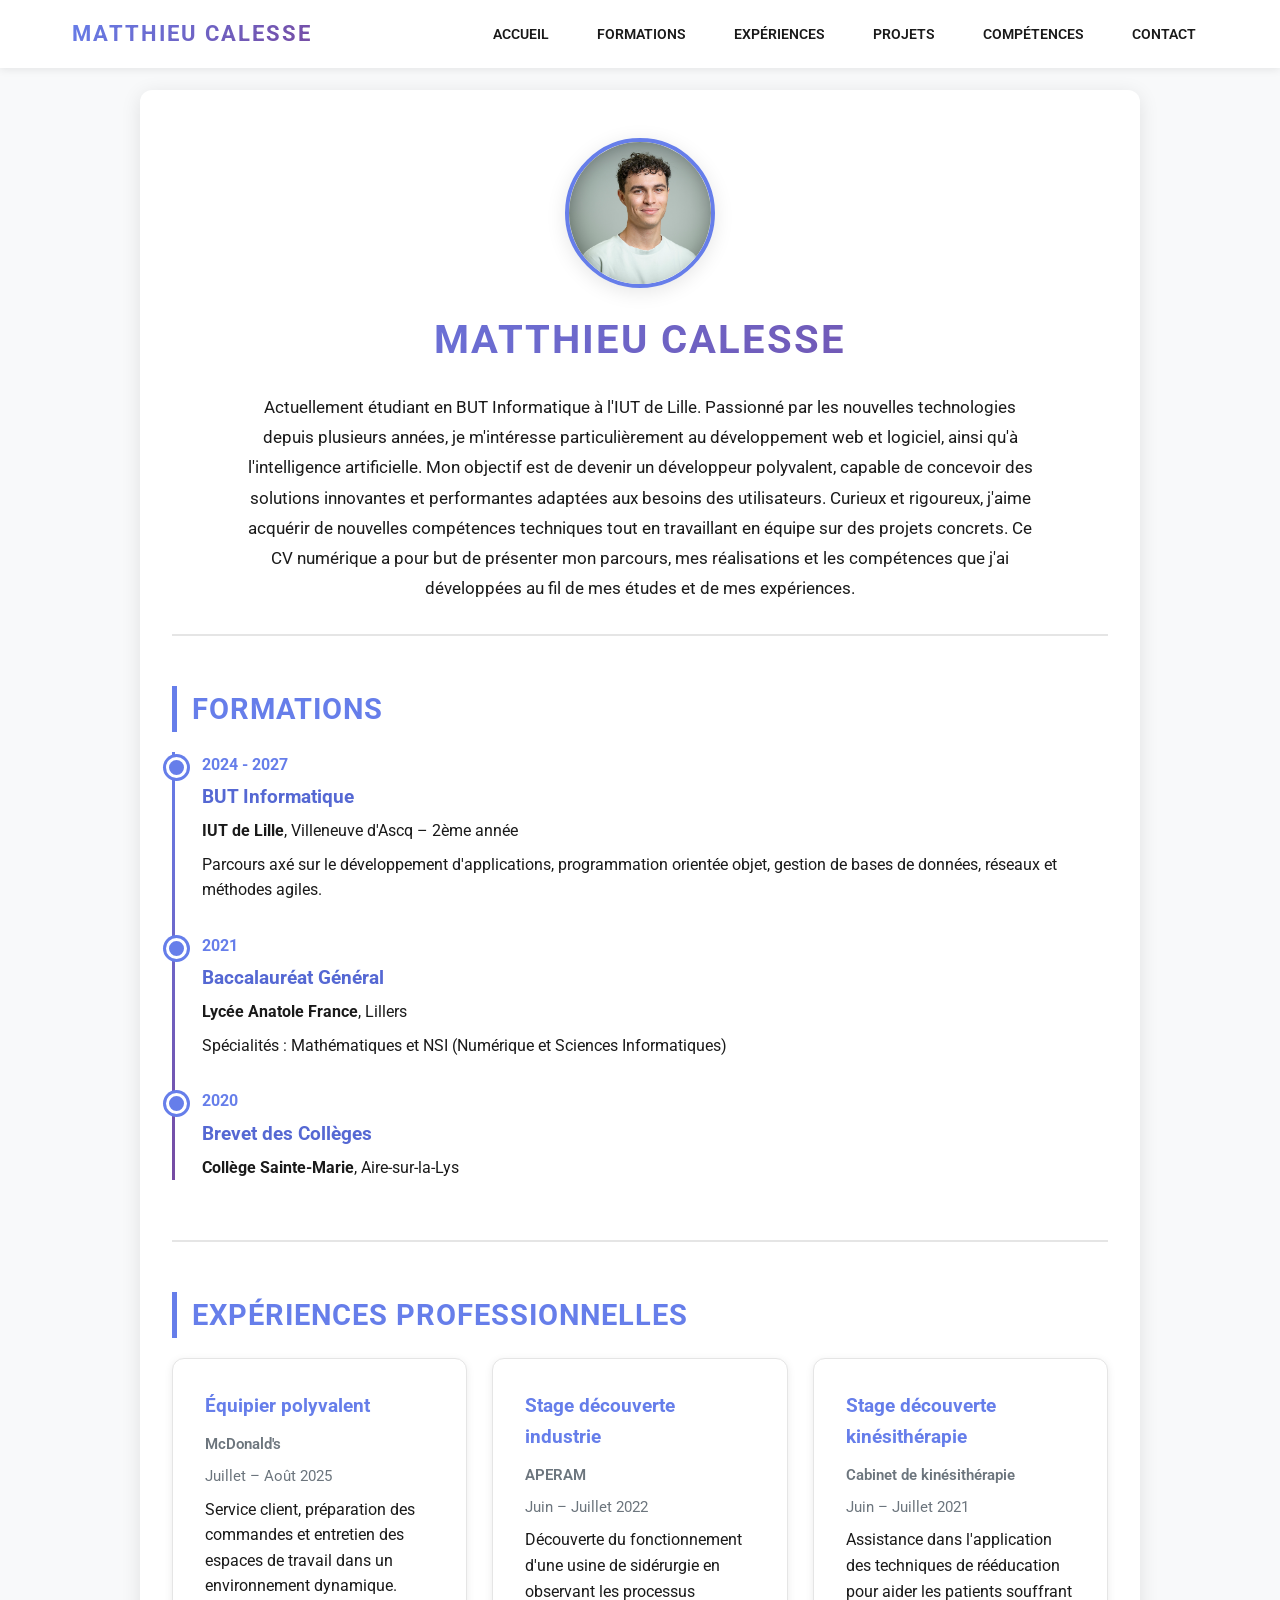
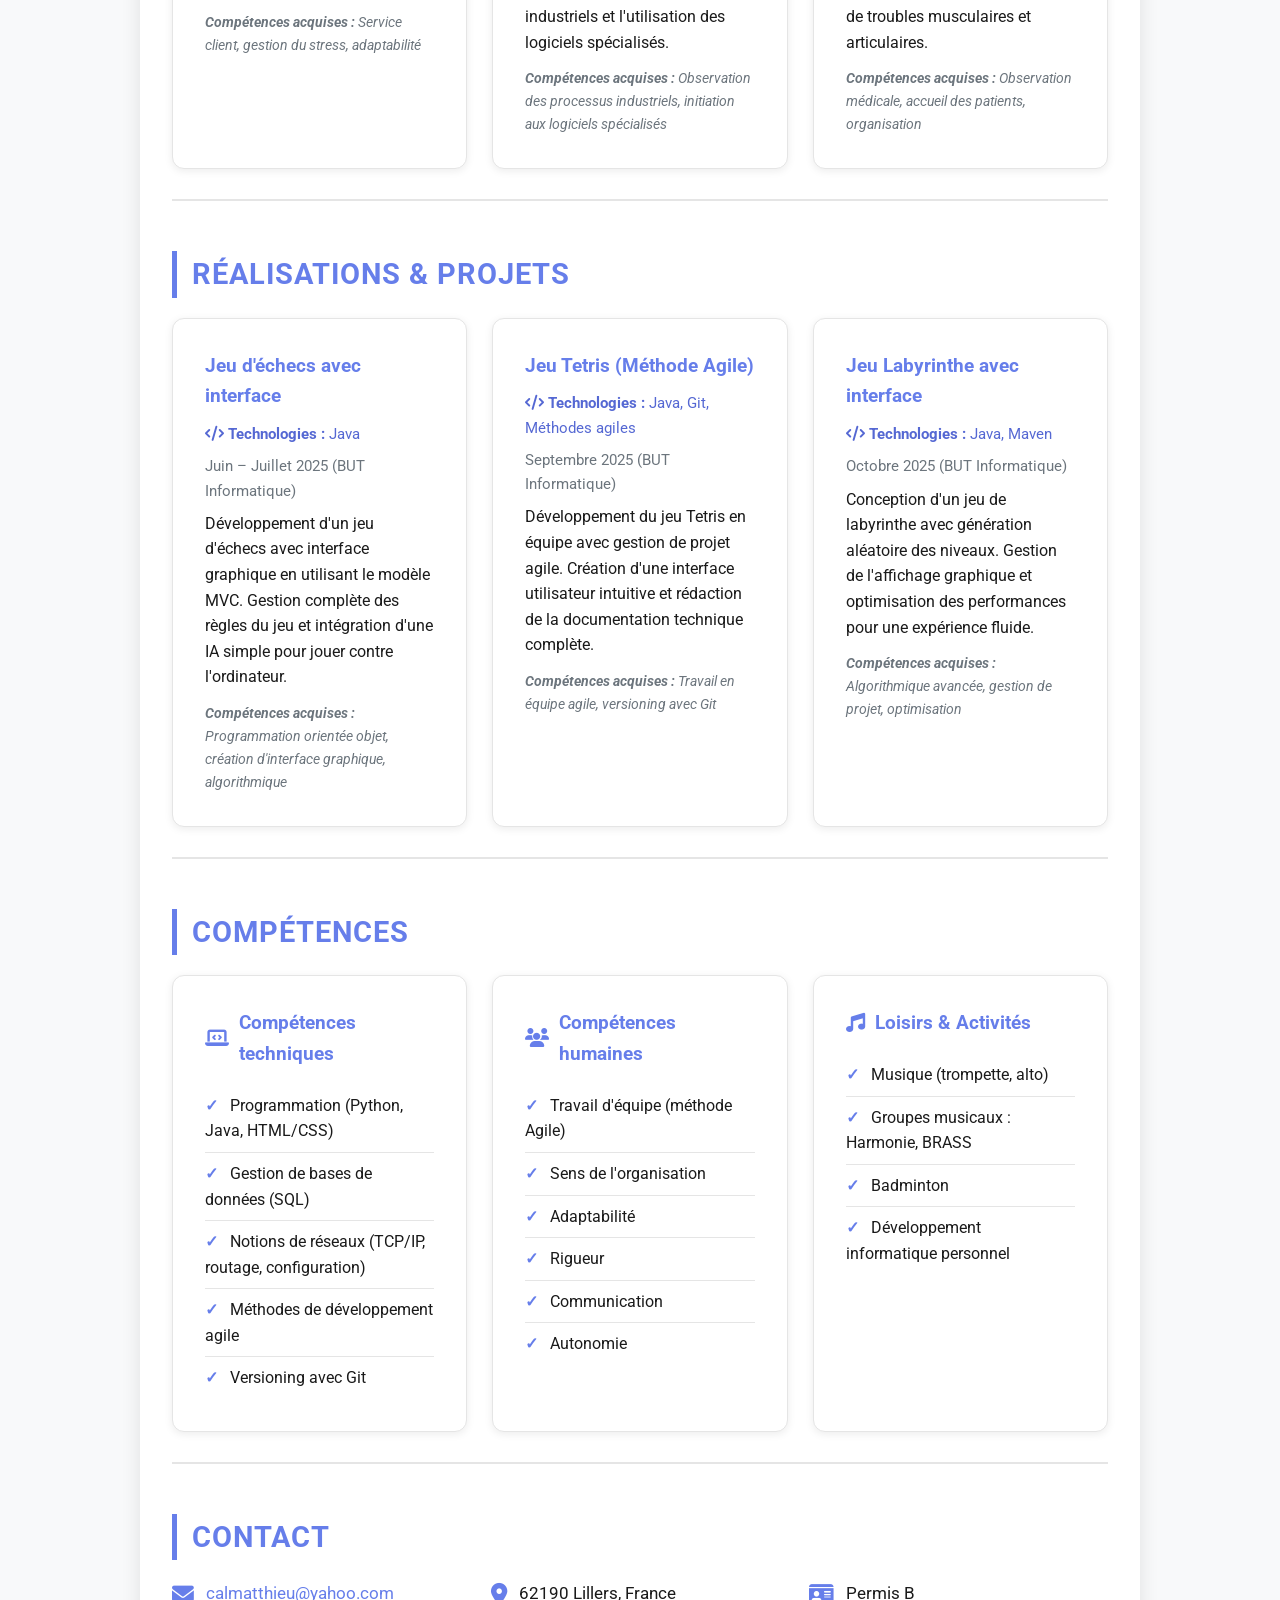
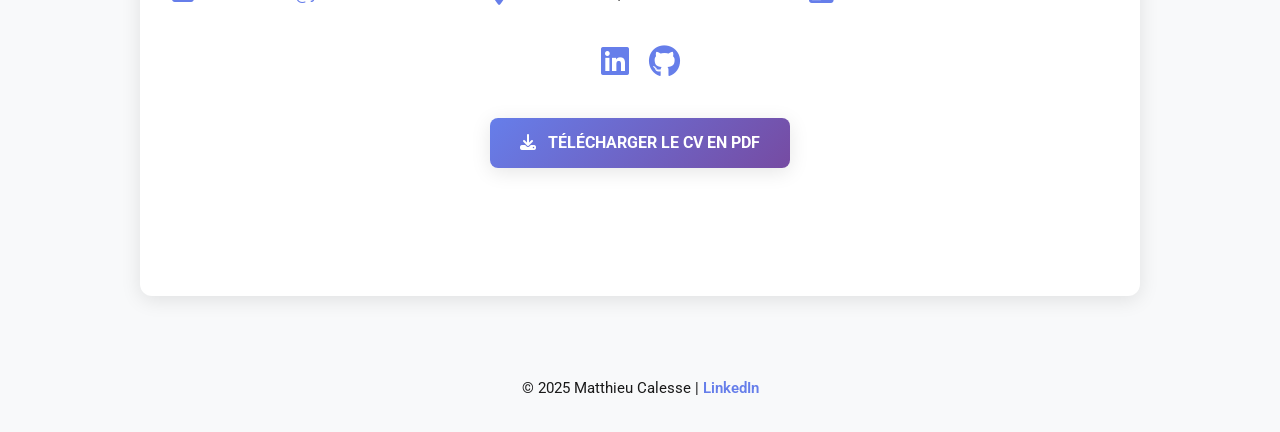
<file: html/index.html>
<!DOCTYPE html>
<html lang="fr">

<head>
  <meta charset="UTF-8">
  <meta name="viewport" content="width=device-width, initial-scale=1.0">
  <title>Matthieu Calesse - Développeur | BUT Informatique IUT Lille</title>

  <!-- SEO Meta Tags -->
  <meta name="description"
    content="CV de Matthieu Calesse - Étudiant en BUT Informatique à l'IUT de Lille, passionné par le développement web, logiciel et l'intelligence artificielle. Découvrez mon parcours et mes projets.">
  <meta name="keywords"
    content="Matthieu Calesse, développeur, BUT Informatique, IUT Lille, développement web, Java, Python, HTML, CSS, JavaScript, portfolio">
  <meta name="author" content="Matthieu Calesse">
  <meta name="robots" content="index, follow">

  <!-- Open Graph / Facebook -->
  <meta property="og:type" content="profile">
  <meta property="og:url" content="http://portfolio06.freeboxos.fr:16789/">
  <meta property="og:title" content="Matthieu Calesse - Développeur | BUT Informatique">
  <meta property="og:description"
    content="Étudiant en BUT Informatique à l'IUT de Lille, passionné par le développement web et l'intelligence artificielle.">
  <meta property="og:locale" content="fr_FR">

  <!-- Twitter -->
  <meta property="twitter:card" content="summary">
  <meta property="twitter:url" content="http://portfolio06.freeboxos.fr:16789/">
  <meta property="twitter:title" content="Matthieu Calesse - Développeur | BUT Informatique">
  <meta property="twitter:description"
    content="Étudiant en BUT Informatique à l'IUT de Lille, passionné par le développement web et l'intelligence artificielle.">

  <!-- Stylesheets -->
  <link rel="stylesheet" href="style.css">
  <link rel="stylesheet"
    href="https://fonts.googleapis.com/css2?family=Roboto:wght@400;700&family=Open+Sans:wght@400;700&display=swap">
  <link rel="stylesheet" href="https://cdnjs.cloudflare.com/ajax/libs/font-awesome/6.4.0/css/all.min.css">

  <!-- Structured Data (JSON-LD) -->
  <script type="application/ld+json">
  {
    "@context": "https://schema.org",
    "@type": "Person",
    "name": "Matthieu Calesse",
    "jobTitle": "Étudiant en BUT Informatique",
    "url": "http://portfolio06.freeboxos.fr:16789/",
    "email": "calmatthieu@yahoo.com",
    "address": {
      "@type": "PostalAddress",
      "addressLocality": "Lillers",
      "postalCode": "62190",
      "addressCountry": "FR"
    },
    "alumniOf": {
      "@type": "EducationalOrganization",
      "name": "IUT de Lille"
    },
    "sameAs": [
      "https://www.linkedin.com/in/matthieu-calesse-3a06b335a/",
      "https://github.com/cal-Matthieu"
    ]
  }
  </script>
</head>

<body>
  <!-- En-tête avec navigation -->
  <header>
    <nav>
      <div class="logo">Matthieu CALESSE</div>
      <!-- Checkbox pour le menu hamburger -->
      <input type="checkbox" id="menu-toggle" class="menu-toggle" aria-hidden="true">
      <label for="menu-toggle" class="hamburger" aria-label="Menu de navigation" role="button" aria-expanded="false">
        <span aria-hidden="true"></span>
        <span aria-hidden="true"></span>
        <span aria-hidden="true"></span>
      </label>
      <ul id="nav-menu" class="nav-menu" role="navigation" aria-label="Navigation principale">
        <li><a href="#accueil" class="active" aria-current="page">Accueil</a></li>
        <li><a href="#formations">Formations</a></li>
        <li><a href="#experiences">Expériences</a></li>
        <li><a href="#projets">Projets</a></li>
        <li><a href="#competences">Compétences</a></li>
        <li><a href="#contact">Contact</a></li>
      </ul>
    </nav>
  </header>


  <!-- Contenu principal -->
  <main>
    <!-- Section Accueil -->
    <section id="accueil" class="section fade-in">
      <img src="images/CALESSE-portraits-iut-info-354.jpg" alt="Photo de Matthieu Calesse" class="photo-profil">
      <h1>Matthieu Calesse</h1>
      <div class="presentation">
        <p>
          Actuellement étudiant en BUT Informatique à l'IUT de Lille.
          Passionné par les nouvelles technologies depuis plusieurs années, je m'intéresse particulièrement au
          développement web et logiciel, ainsi qu'à l'intelligence artificielle.
          Mon objectif est de devenir un développeur polyvalent, capable de concevoir des solutions innovantes et
          performantes adaptées aux besoins des utilisateurs.
          Curieux et rigoureux, j'aime acquérir de nouvelles compétences techniques tout en travaillant en équipe sur
          des projets concrets.
          Ce CV numérique a pour but de présenter mon parcours, mes réalisations et les compétences que j'ai développées
          au fil de mes études et de mes expériences.
        </p>
      </div>
    </section>

    <!-- Section Formations -->
    <section id="formations" class="section">
      <h2>Formations</h2>
      <div class="timeline">
        <div class="timeline-item">
          <div class="timeline-date">2024 - 2027</div>
          <div class="timeline-content">
            <h3>BUT Informatique</h3>
            <p><strong>IUT de Lille</strong>, Villeneuve d'Ascq – 2ème année</p>
            <p>Parcours axé sur le développement d'applications, programmation orientée objet, gestion de bases de
              données, réseaux et méthodes agiles.</p>
          </div>
        </div>
        <div class="timeline-item">
          <div class="timeline-date">2021</div>
          <div class="timeline-content">
            <h3>Baccalauréat Général</h3>
            <p><strong>Lycée Anatole France</strong>, Lillers</p>
            <p>Spécialités : Mathématiques et NSI (Numérique et Sciences Informatiques)</p>
          </div>
        </div>
        <div class="timeline-item">
          <div class="timeline-date">2020</div>
          <div class="timeline-content">
            <h3>Brevet des Collèges</h3>
            <p><strong>Collège Sainte-Marie</strong>, Aire-sur-la-Lys</p>
          </div>
        </div>
      </div>
    </section>

    <!-- Section Expériences -->
    <section id="experiences" class="section">
      <h2>Expériences professionnelles</h2>
      <div class="experience-grid">
        <article class="experience-card animate-on-scroll" itemscope itemtype="https://schema.org/WorkExperience">
          <h3 itemprop="jobTitle">Équipier polyvalent</h3>
          <p class="company" itemprop="employer" itemscope itemtype="https://schema.org/Organization">
            <span itemprop="name">McDonald's</span>
          </p>
          <p class="date"><time datetime="2025-07">Juillet – Août 2025</time></p>
          <p class="description" itemprop="description">
            Service client, préparation des commandes et entretien des espaces de travail dans un environnement
            dynamique.
          </p>
          <p class="competences"><strong>Compétences acquises :</strong> Service client, gestion du stress, adaptabilité
          </p>
        </article>
        <article class="experience-card animate-on-scroll" itemscope itemtype="https://schema.org/WorkExperience">
          <h3 itemprop="jobTitle">Stage découverte industrie</h3>
          <p class="company" itemprop="employer" itemscope itemtype="https://schema.org/Organization">
            <span itemprop="name">APERAM</span>
          </p>
          <p class="date"><time datetime="2022-06">Juin – Juillet 2022</time></p>
          <p class="description" itemprop="description">
            Découverte du fonctionnement d'une usine de sidérurgie en observant les processus industriels et
            l'utilisation des logiciels spécialisés.
          </p>
          <p class="competences"><strong>Compétences acquises :</strong> Observation des processus industriels,
            initiation aux logiciels spécialisés</p>
        </article>
        <article class="experience-card animate-on-scroll" itemscope itemtype="https://schema.org/WorkExperience">
          <h3 itemprop="jobTitle">Stage découverte kinésithérapie</h3>
          <p class="company" itemprop="employer" itemscope itemtype="https://schema.org/Organization">
            <span itemprop="name">Cabinet de kinésithérapie</span>
          </p>
          <p class="date"><time datetime="2021-06">Juin – Juillet 2021</time></p>
          <p class="description" itemprop="description">
            Assistance dans l'application des techniques de rééducation pour aider les patients souffrant de troubles
            musculaires et articulaires.
          </p>
          <p class="competences"><strong>Compétences acquises :</strong> Observation médicale, accueil des patients,
            organisation</p>
        </article>
      </div>
    </section>

    <!-- Section Projets -->
    <section id="projets" class="section">
      <h2>Réalisations & Projets</h2>
      <div class="project-grid">
        <article class="project-card animate-on-scroll">
          <h3>Jeu d'échecs avec interface</h3>
          <p class="tech"><i class="fas fa-code"></i> <strong>Technologies :</strong> Java</p>
          <p class="date"><time datetime="2025-06">Juin – Juillet 2025</time> (BUT Informatique)</p>
          <p class="description">
            Développement d'un jeu d'échecs avec interface graphique en utilisant le modèle MVC. Gestion complète des
            règles du jeu et intégration d'une IA simple pour jouer contre l'ordinateur.
          </p>
          <p class="competences"><strong>Compétences acquises :</strong> Programmation orientée objet, création
            d'interface graphique, algorithmique</p>
        </article>
        <article class="project-card animate-on-scroll">
          <h3>Jeu Tetris (Méthode Agile)</h3>
          <p class="tech"><i class="fas fa-code"></i> <strong>Technologies :</strong> Java, Git, Méthodes agiles</p>
          <p class="date"><time datetime="2025-09">Septembre 2025</time> (BUT Informatique)</p>
          <p class="description">
            Développement du jeu Tetris en équipe avec gestion de projet agile. Création d'une interface utilisateur
            intuitive et rédaction de la documentation technique complète.
          </p>
          <p class="competences"><strong>Compétences acquises :</strong> Travail en équipe agile, versioning avec Git
          </p>
        </article>
        <article class="project-card animate-on-scroll">
          <h3>Jeu Labyrinthe avec interface</h3>
          <p class="tech"><i class="fas fa-code"></i> <strong>Technologies :</strong> Java, Maven</p>
          <p class="date"><time datetime="2025-10">Octobre 2025</time> (BUT Informatique)</p>
          <p class="description">
            Conception d'un jeu de labyrinthe avec génération aléatoire des niveaux. Gestion de l'affichage graphique et
            optimisation des performances pour une expérience fluide.
          </p>
          <p class="competences"><strong>Compétences acquises :</strong> Algorithmique avancée, gestion de projet,
            optimisation</p>
        </article>
      </div>
    </section>

    <!-- Section Compétences -->
    <section id="competences" class="section">
      <h2>Compétences</h2>
      <div class="competences-container">
        <div class="competence-block">
          <h3><i class="fas fa-laptop-code"></i> Compétences techniques</h3>
          <ul>
            <li>Programmation (Python, Java, HTML/CSS)</li>
            <li>Gestion de bases de données (SQL)</li>
            <li>Notions de réseaux (TCP/IP, routage, configuration)</li>
            <li>Méthodes de développement agile</li>
            <li>Versioning avec Git</li>
          </ul>
        </div>
        <div class="competence-block">
          <h3><i class="fas fa-users"></i> Compétences humaines</h3>
          <ul>
            <li>Travail d'équipe (méthode Agile)</li>
            <li>Sens de l'organisation</li>
            <li>Adaptabilité</li>
            <li>Rigueur</li>
            <li>Communication</li>
            <li>Autonomie</li>
          </ul>
        </div>
        <div class="competence-block">
          <h3><i class="fas fa-music"></i> Loisirs & Activités</h3>
          <ul>
            <li>Musique (trompette, alto)</li>
            <li>Groupes musicaux : Harmonie, BRASS</li>
            <li>Badminton</li>
            <li>Développement informatique personnel</li>
          </ul>
        </div>
      </div>
    </section>

    <!-- Section Contact -->
    <section id="contact" class="section">
      <h2>Contact</h2>
      <div class="contact-info">
        <div class="contact-item">
          <i class="fas fa-envelope"></i>
          <a href="mailto:calmatthieu@yahoo.com">calmatthieu@yahoo.com</a>
        </div>
        <div class="contact-item">
          <i class="fas fa-map-marker-alt"></i>
          <span>62190 Lillers, France</span>
        </div>
        <div class="contact-item">
          <i class="fas fa-id-card"></i>
          <span>Permis B</span>
        </div>
      </div>
      <div class="social-links">
        <a href="https://www.linkedin.com/in/matthieu-calesse-3a06b335a/" target="_blank" title="LinkedIn">
          <i class="fab fa-linkedin"></i>
        </a>
        <a href="https://github.com/cal-Matthieu" target="_blank" title="GitHub">
          <i class="fab fa-github"></i>
        </a>
      </div>
      <a href="doc/cv.pdf" download="CV_Matthieu_Calesse.pdf" class="btn-download">
        <i class="fas fa-download"></i> Télécharger le CV en PDF
      </a>
    </section>
  </main>

  <!-- Pied de page -->
  <footer>
    <p>&copy; 2025 Matthieu Calesse | <a href="https://www.linkedin.com/in/matthieu-calesse/"
        target="_blank">LinkedIn</a></p>
  </footer>

  <!-- Script JavaScript -->
  <script src="script.js"></script>
</body>

</html>
</file>
<file: html/style.css>
/* ========== VARIABLES CSS ========== */
:root {
  /* Couleurs principales - Mode clair */
  --primary-gradient: linear-gradient(135deg, #667eea 0%, #764ba2 100%);
  --accent-gradient: linear-gradient(135deg, #f093fb 0%, #f5576c 100%);
  --main-blue: #667eea;
  --main-blue-hover: #5568d3;
  --main-purple: #764ba2;

  /* Couleurs de fond et texte */
  --bg-primary: #ffffff;
  --bg-secondary: #f8f9fa;
  --bg-card: #ffffff;
  --light-grey: #E5E5E5;
  --text-primary: #1A1A1A;
  --text-secondary: #6c757d;
  --white: #FFFFFF;

  /* Ombres */
  --shadow-sm: 0 2px 8px rgba(0, 0, 0, 0.08);
  --shadow-md: 0 4px 20px rgba(0, 0, 0, 0.1);
  --shadow-lg: 0 8px 32px rgba(0, 0, 0, 0.15);
  --shadow-hover: 0 12px 40px rgba(102, 126, 234, 0.2);

  /* Espacements cohérents */
  --spacing-xs: 0.5rem;
  --spacing-sm: 1rem;
  --spacing-md: 1.5rem;
  --spacing-lg: 2rem;
  --spacing-xl: 3rem;

  /* Transitions */
  --transition-fast: 0.2s ease;
  --transition-normal: 0.3s ease;
  --transition-slow: 0.6s ease;

  /* Border radius */
  --radius-sm: 8px;
  --radius-md: 12px;
  --radius-lg: 16px;
  --radius-full: 50%;
}

/* Mode sombre */
@media (prefers-color-scheme: dark) {
  :root {
    --bg-primary: #1a1a1a;
    --bg-secondary: #2d2d2d;
    --bg-card: #252525;
    --light-grey: #3a3a3a;
    --text-primary: #ffffff;
    --text-secondary: #b0b0b0;
    --white: #1a1a1a;

    --shadow-sm: 0 2px 8px rgba(0, 0, 0, 0.3);
    --shadow-md: 0 4px 20px rgba(0, 0, 0, 0.4);
    --shadow-lg: 0 8px 32px rgba(0, 0, 0, 0.5);
    --shadow-hover: 0 12px 40px rgba(102, 126, 234, 0.4);
  }
}

/* Reset et base */
* {
  margin: 0;
  padding: 0;
  box-sizing: border-box;
}

body {
  font-family: 'Roboto', 'Open Sans', Arial, sans-serif;
  color: var(--text-primary);
  background: var(--bg-secondary);
  line-height: 1.6;
  overflow-x: hidden;
  transition: background-color var(--transition-normal), color var(--transition-normal);
}

/* En-tête fixe */
header {
  background: var(--bg-primary);
  box-shadow: var(--shadow-sm);
  position: fixed;
  width: 100%;
  top: 0;
  left: 0;
  z-index: 1000;
  backdrop-filter: blur(10px);
  transition: background-color var(--transition-normal);
}

nav {
  display: flex;
  justify-content: space-between;
  align-items: center;
  padding: 16px 32px;
  max-width: 1200px;
  margin: 0 auto;
}

nav .logo {
  font-size: 1.4em;
  letter-spacing: 2px;
  font-weight: 700;
  background: var(--primary-gradient);
  -webkit-background-clip: text;
  -webkit-text-fill-color: transparent;
  background-clip: text;
  text-transform: uppercase;
  z-index: 1001;
}

/* Menu hamburger caché par défaut */
.menu-toggle {
  display: none;
}

.hamburger {
  display: none;
  flex-direction: column;
  cursor: pointer;
  z-index: 1001;
}

.hamburger span {
  width: 28px;
  height: 3px;
  background: var(--main-blue);
  margin: 4px 0;
  transition: var(--transition-normal);
  border-radius: 2px;
}

/* Navigation normale */
.nav-menu {
  list-style: none;
  display: flex;
  gap: 24px;
}

.nav-menu li a {
  text-decoration: none;
  color: var(--text-primary);
  text-transform: uppercase;
  font-weight: 600;
  font-size: 0.9em;
  padding: 8px 12px;
  transition: all var(--transition-normal);
  border-radius: 5px;
}

.nav-menu li a:hover,
.nav-menu li a.active {
  color: var(--white);
  background: var(--primary-gradient);
  transform: translateY(-2px);
  box-shadow: var(--shadow-sm);
}

/* Contenu principal */
main {
  margin-top: 90px;
  max-width: 1000px;
  margin-left: auto;
  margin-right: auto;
  padding: var(--spacing-xl) var(--spacing-lg);
  background: var(--bg-primary);
  border-radius: var(--radius-md);
  box-shadow: var(--shadow-md);
  min-height: 70vh;
  transition: background-color var(--transition-normal);
}

/* Sections */
.section {
  margin-bottom: 50px;
  padding-bottom: 30px;
  border-bottom: 2px solid var(--light-grey);
  animation: fadeIn 0.8s ease-in;
}

.section:last-of-type {
  border-bottom: none;
}

/* Titres */
h1 {
  font-size: 2.5em;
  background: var(--primary-gradient);
  -webkit-background-clip: text;
  -webkit-text-fill-color: transparent;
  background-clip: text;
  text-align: center;
  margin-bottom: 20px;
  text-transform: uppercase;
  letter-spacing: 2px;
}

h2 {
  font-size: 1.8em;
  color: var(--main-blue);
  margin-bottom: 20px;
  text-transform: uppercase;
  letter-spacing: 1px;
  border-left: 5px solid var(--main-blue);
  padding-left: 15px;
}

h3 {
  font-size: 1.2em;
  color: var(--main-blue-hover);
  margin-bottom: 8px;
}

/* Photo de profil */
.photo-profil {
  width: 150px;
  height: 150px;
  object-fit: cover;
  border-radius: var(--radius-full);
  display: block;
  margin: 0 auto 20px auto;
  box-shadow: var(--shadow-md);
  border: 4px solid var(--main-blue);
  transition: transform var(--transition-normal), box-shadow var(--transition-normal);
}

.photo-profil:hover {
  transform: scale(1.05);
  box-shadow: var(--shadow-hover);
}

/* Présentation */
.presentation {
  text-align: center;
  font-size: 1.05em;
  line-height: 1.8;
  max-width: 800px;
  margin: 0 auto;
}

/* Animation fade-in améliorée */
@keyframes fadeIn {
  from {
    opacity: 0;
    transform: translateY(30px);
  }

  to {
    opacity: 1;
    transform: translateY(0);
  }
}

.fade-in {
  animation: fadeIn 1s ease-out;
}

/* Animation au scroll */
.animate-on-scroll {
  opacity: 0;
  transform: translateY(30px);
  transition: opacity var(--transition-slow), transform var(--transition-slow);
}

.animate-on-scroll.visible {
  opacity: 1;
  transform: translateY(0);
}

/* Timeline pour formations */
.timeline {
  position: relative;
  padding-left: 30px;
}

.timeline::before {
  content: '';
  position: absolute;
  left: 0;
  top: 0;
  bottom: 0;
  width: 3px;
  background: var(--primary-gradient);
}

.timeline-item {
  margin-bottom: 30px;
  position: relative;
}

.timeline-item::before {
  content: '';
  position: absolute;
  left: -36px;
  top: 5px;
  width: 15px;
  height: 15px;
  border-radius: var(--radius-full);
  background: var(--main-blue);
  border: 3px solid var(--bg-primary);
  box-shadow: 0 0 0 3px var(--main-blue);
}

.timeline-date {
  font-weight: 700;
  color: var(--main-blue);
  margin-bottom: 5px;
}

.timeline-content h3 {
  margin-bottom: 5px;
}

.timeline-content p {
  margin-bottom: 8px;
}

/* Grilles pour expériences et projets */
.experience-grid,
.project-grid {
  display: grid;
  grid-template-columns: repeat(auto-fit, minmax(280px, 1fr));
  gap: 25px;
}

.experience-card,
.project-card {
  background: var(--bg-card);
  padding: var(--spacing-lg);
  border-radius: var(--radius-md);
  box-shadow: var(--shadow-sm);
  transition: transform var(--transition-normal), box-shadow var(--transition-normal), background-color var(--transition-normal);
  border: 1px solid var(--light-grey);
}

.experience-card:hover,
.project-card:hover {
  transform: translateY(-8px);
  box-shadow: var(--shadow-hover);
  border-color: var(--main-blue);
}

.experience-card h3,
.project-card h3 {
  color: var(--main-blue);
  margin-bottom: 10px;
}

.company,
.date {
  font-size: 0.95em;
  color: var(--text-secondary);
  margin-bottom: 8px;
}

.company {
  font-weight: 600;
}

.tech {
  color: var(--main-blue-hover);
  font-size: 0.95em;
  margin-bottom: 8px;
}

.description {
  margin-bottom: 12px;
  line-height: 1.6;
}

.competences {
  font-size: 0.9em;
  font-style: italic;
  color: var(--text-secondary);
}

/* Compétences */
.competences-container {
  display: grid;
  grid-template-columns: repeat(auto-fit, minmax(250px, 1fr));
  gap: 25px;
}

.competence-block {
  background: var(--bg-card);
  padding: var(--spacing-lg);
  border-radius: var(--radius-md);
  box-shadow: var(--shadow-sm);
  transition: transform var(--transition-normal), box-shadow var(--transition-normal), background-color var(--transition-normal);
  border: 1px solid var(--light-grey);
}

.competence-block:hover {
  transform: translateY(-5px);
  box-shadow: var(--shadow-md);
}

.competence-block h3 {
  color: var(--main-blue);
  margin-bottom: 15px;
  display: flex;
  align-items: center;
  gap: 10px;
}

.competence-block ul {
  list-style: none;
  padding-left: 0;
}

.competence-block ul li {
  padding: 8px 0;
  border-bottom: 1px solid var(--light-grey);
}

.competence-block ul li:last-child {
  border-bottom: none;
}

.competence-block ul li::before {
  content: '✓ ';
  color: var(--main-blue);
  font-weight: 700;
  margin-right: 8px;
}

/* Contact */
.contact-info {
  display: grid;
  grid-template-columns: repeat(auto-fit, minmax(220px, 1fr));
  gap: 20px;
  margin-bottom: 30px;
}

.contact-item {
  display: flex;
  align-items: center;
  gap: 12px;
  font-size: 1.05em;
}

.contact-item i {
  color: var(--main-blue);
  font-size: 1.3em;
}

.contact-item a {
  color: var(--main-blue);
  text-decoration: none;
  transition: color var(--transition-normal);
}

.contact-item a:hover {
  color: var(--main-blue-hover);
  text-decoration: underline;
}

/* Réseaux sociaux */
.social-links {
  display: flex;
  justify-content: center;
  gap: 20px;
  margin-bottom: 30px;
}

.social-links a {
  font-size: 2em;
  color: var(--main-blue);
  transition: color var(--transition-normal), transform var(--transition-normal);
}

.social-links a:hover {
  color: var(--main-blue-hover);
  transform: scale(1.15);
}

/* Bouton téléchargement */
.btn-download {
  display: block;
  width: fit-content;
  margin: 0 auto;
  padding: 12px 30px;
  background: var(--primary-gradient);
  color: var(--white);
  border: none;
  border-radius: var(--radius-sm);
  font-size: 1em;
  font-weight: 700;
  text-transform: uppercase;
  cursor: pointer;
  text-decoration: none;
  transition: transform var(--transition-normal), box-shadow var(--transition-normal);
  box-shadow: var(--shadow-md);
}

.btn-download:hover {
  transform: translateY(-3px);
  box-shadow: var(--shadow-hover);
}

.btn-download i {
  margin-right: 8px;
}

/* Bouton scroll to top */
.scroll-to-top {
  position: fixed;
  bottom: 30px;
  right: 30px;
  width: 50px;
  height: 50px;
  background: var(--primary-gradient);
  color: var(--white);
  border: none;
  border-radius: var(--radius-full);
  font-size: 1.2em;
  cursor: pointer;
  opacity: 0;
  visibility: hidden;
  transition: opacity var(--transition-normal), visibility var(--transition-normal), transform var(--transition-normal);
  box-shadow: var(--shadow-lg);
  z-index: 999;
}

.scroll-to-top.visible {
  opacity: 1;
  visibility: visible;
}

.scroll-to-top:hover {
  transform: translateY(-5px);
  box-shadow: var(--shadow-hover);
}

/* Pied de page */
footer {
  text-align: center;
  padding: var(--spacing-lg);
  background: var(--bg-secondary);
  color: var(--text-primary);
  font-size: 0.95em;
  margin-top: var(--spacing-xl);
  transition: background-color var(--transition-normal), color var(--transition-normal);
}

footer a {
  color: var(--main-blue);
  text-decoration: none;
  font-weight: 600;
  transition: color var(--transition-normal);
}

footer a:hover {
  color: var(--main-blue-hover);
  text-decoration: underline;
}

/* ========== RESPONSIVE DESIGN ========== */

/* Tablettes (max-width: 992px) */
@media (max-width: 992px) {
  main {
    padding: 30px 20px;
  }

  h1 {
    font-size: 2em;
  }

  h2 {
    font-size: 1.5em;
  }

  .experience-grid,
  .project-grid {
    grid-template-columns: 1fr;
  }
}

/* Mobile et petites tablettes (max-width: 768px) */
@media (max-width: 768px) {

  /* Navigation hamburger */
  .hamburger {
    display: flex;
  }

  .nav-menu {
    position: fixed;
    left: -100%;
    top: 70px;
    flex-direction: column;
    background-color: var(--bg-primary);
    width: 100%;
    text-align: center;
    transition: var(--transition-normal);
    box-shadow: var(--shadow-lg);
    padding: 20px 0;
    gap: 0;
  }

  .nav-menu li {
    margin: 10px 0;
  }

  .nav-menu li a {
    display: block;
    padding: 15px;
    font-size: 1.1em;
  }

  /* Afficher le menu quand checkbox est cochée */
  .menu-toggle:checked~.nav-menu {
    left: 0;
  }

  /* Animation du hamburger en X */
  .menu-toggle:checked~.hamburger span:nth-child(1) {
    transform: rotate(45deg) translate(8px, 8px);
  }

  .menu-toggle:checked~.hamburger span:nth-child(2) {
    opacity: 0;
  }

  .menu-toggle:checked~.hamburger span:nth-child(3) {
    transform: rotate(-45deg) translate(8px, -8px);
  }

  /* Ajustements du contenu */
  nav {
    padding: 15px 20px;
  }

  nav .logo {
    font-size: 1.2em;
  }

  main {
    margin-top: 80px;
    padding: 20px 15px;
    border-radius: var(--radius-sm);
  }

  h1 {
    font-size: 1.6em;
    letter-spacing: 1px;
  }

  h2 {
    font-size: 1.3em;
  }

  h3 {
    font-size: 1.1em;
  }

  .photo-profil {
    width: 120px;
    height: 120px;
  }

  .presentation {
    font-size: 1em;
  }

  /* Timeline adaptée */
  .timeline {
    padding-left: 20px;
  }

  .timeline-item::before {
    left: -28px;
    width: 12px;
    height: 12px;
  }

  /* Grilles en colonne unique */
  .experience-grid,
  .project-grid,
  .competences-container {
    grid-template-columns: 1fr;
  }

  /* Contact en colonne */
  .contact-info {
    grid-template-columns: 1fr;
  }

  .contact-item {
    font-size: 0.95em;
  }

  .social-links a {
    font-size: 1.5em;
  }

  /* Bouton plus petit */
  .btn-download {
    padding: 10px 20px;
    font-size: 0.9em;
  }

  .scroll-to-top {
    bottom: 20px;
    right: 20px;
    width: 45px;
    height: 45px;
  }
}

/* Très petits mobiles (max-width: 480px) */
@media (max-width: 480px) {
  nav .logo {
    font-size: 1em;
  }

  h1 {
    font-size: 1.4em;
  }

  h2 {
    font-size: 1.1em;
    padding-left: 10px;
  }

  .photo-profil {
    width: 100px;
    height: 100px;
  }

  .presentation {
    font-size: 0.95em;
    line-height: 1.6;
  }

  .experience-card,
  .project-card,
  .competence-block {
    padding: 15px;
  }

  main {
    padding: 15px 10px;
  }
}
</file>
